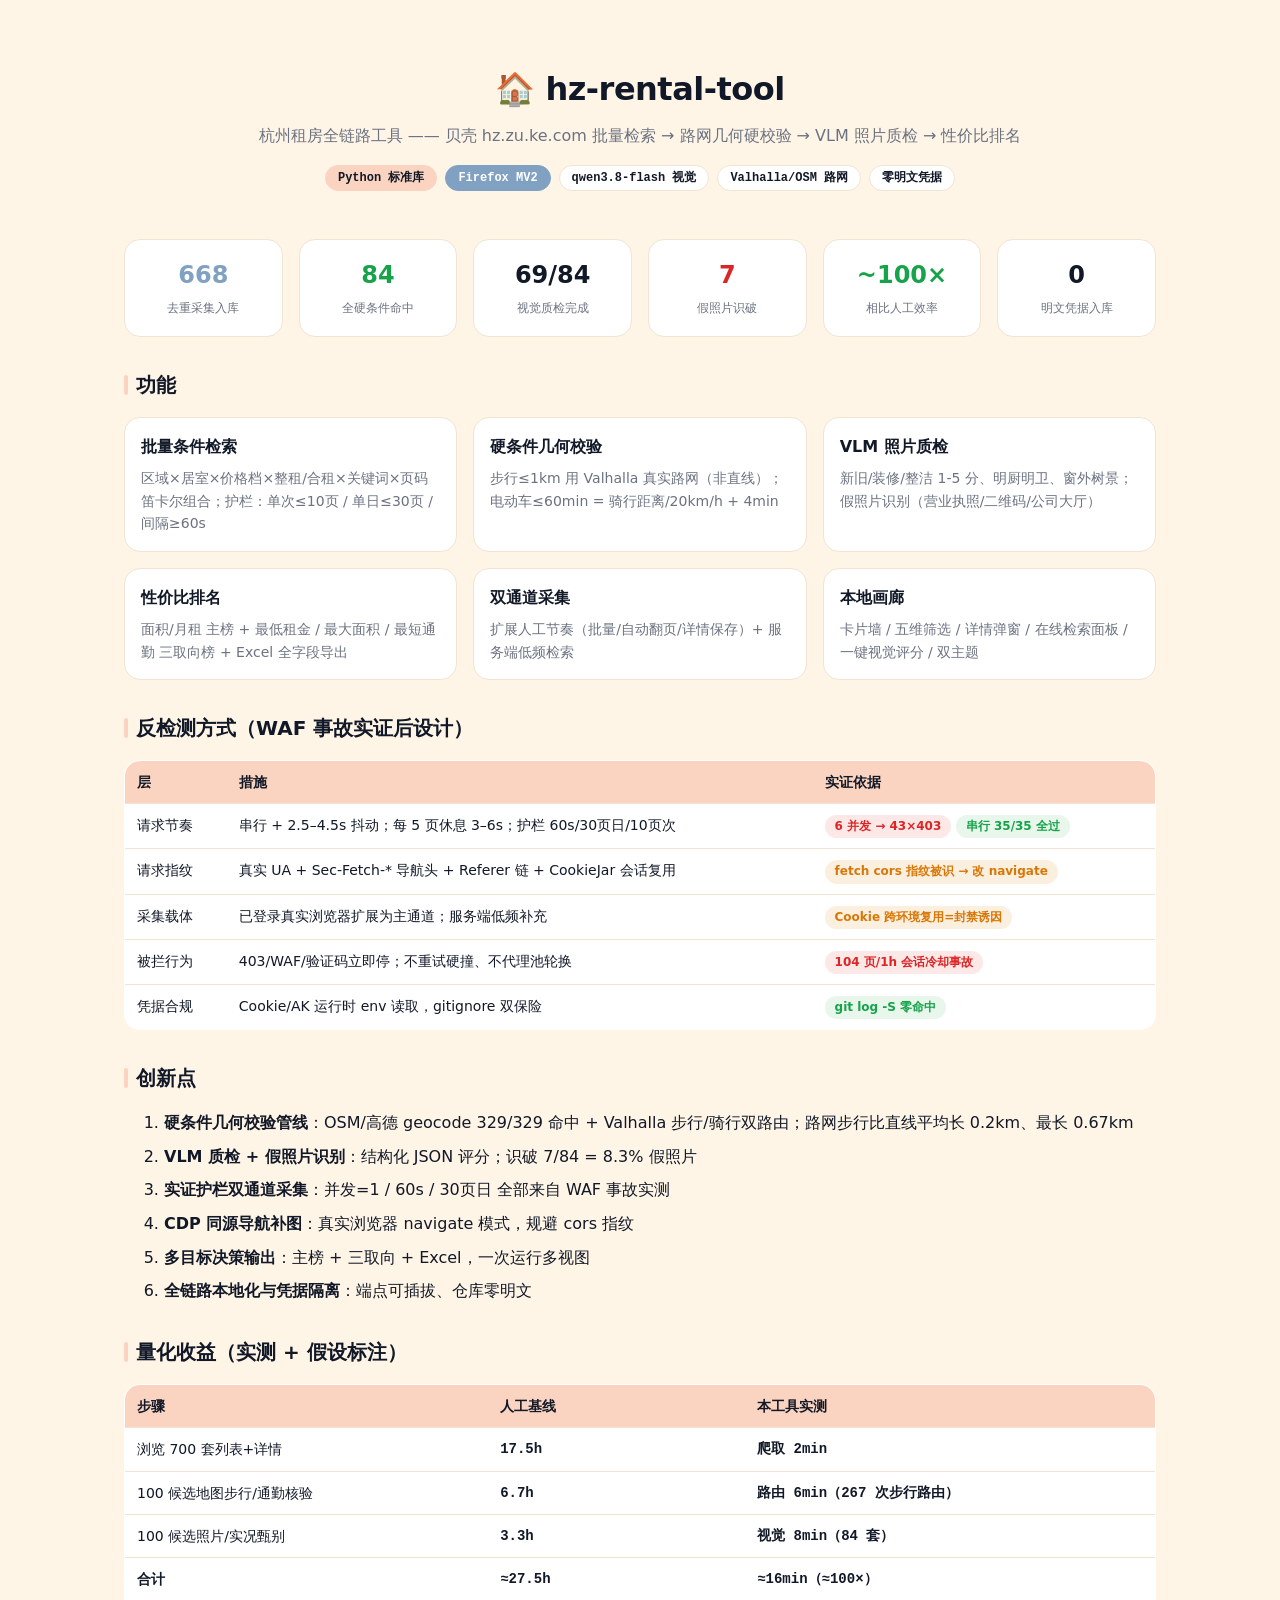
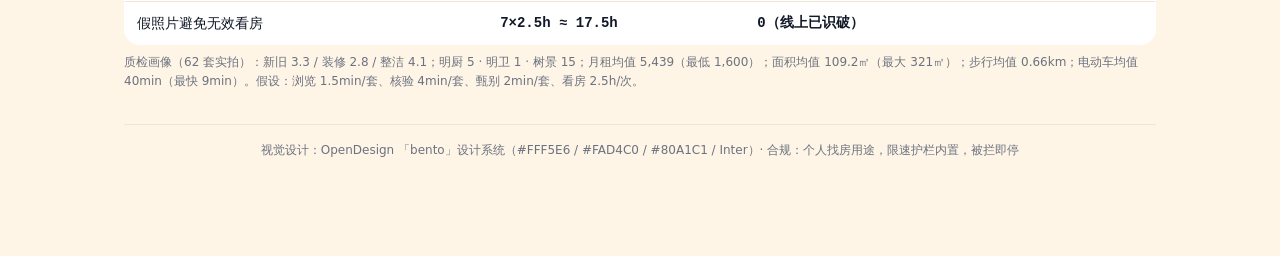
<file: 01_house_capture/docs/readme-preview.html>
<!doctype html>
<html lang="zh-CN">
<head>
<meta charset="utf-8" />
<meta name="viewport" content="width=device-width, initial-scale=1" />
<title>hz-rental-tool · README 预览（OpenDesign bento）</title>
<style>
  :root {
    --primary: #FAD4C0; --secondary: #80A1C1; --success: #16A34A;
    --warning: #D97706; --danger: #DC2626; --surface: #FFF5E6; --text: #111827;
    --card: #FFFFFF; --line: #F0E4D3; --muted: #6B7280;
    --sp1: 4px; --sp2: 8px; --sp3: 12px; --sp4: 16px; --sp5: 24px; --sp6: 32px;
    --ease: cubic-bezier(0.23, 1, 0.32, 1);
  }
  * { box-sizing: border-box; }
  body {
    margin: 0; background: var(--surface); color: var(--text);
    font: 16px/1.6 Inter, "PingFang SC", "Microsoft YaHei", system-ui, sans-serif;
  }
  .wrap { max-width: 1080px; margin: 0 auto; padding: var(--sp6) var(--sp5) 96px; }
  header { text-align: center; padding: var(--sp6) 0 var(--sp5); }
  header h1 { font-size: 32px; margin: 0 0 var(--sp2); letter-spacing: -0.5px; }
  header p { margin: 0; color: var(--muted); font-size: 16px; }
  .badges { margin-top: var(--sp4); display: flex; gap: var(--sp2); justify-content: center; flex-wrap: wrap; }
  .badge { font: 600 12px/1 "JetBrains Mono", monospace; padding: 6px 12px; border-radius: 999px;
    background: var(--card); border: 1px solid var(--line); color: var(--text); }
  .badge.acc { background: var(--primary); border-color: var(--primary); }
  .badge.sec { background: var(--secondary); border-color: var(--secondary); color: #fff; }
  .bento { display: grid; grid-template-columns: repeat(6, 1fr); gap: var(--sp4); margin: var(--sp5) 0; }
  .cell { background: var(--card); border: 1px solid var(--line); border-radius: 16px;
    padding: var(--sp4); text-align: center; transition: transform .2s var(--ease), box-shadow .2s var(--ease); }
  .cell:hover { transform: translateY(-3px); box-shadow: 0 12px 32px rgba(17,24,39,.08); }
  .cell b { display: block; font-size: 24px; font-weight: 800; }
  .cell span { font-size: 12px; color: var(--muted); }
  .cell.hot b { color: var(--danger); } .cell.good b { color: var(--success); } .cell.sec b { color: var(--secondary); }
  section { margin: var(--sp6) 0; }
  h2 { font-size: 20px; margin: 0 0 var(--sp4); display: flex; align-items: center; gap: var(--sp2); }
  h2::before { content: ""; width: 4px; height: 20px; border-radius: 2px; background: var(--primary); }
  .cards { display: grid; grid-template-columns: repeat(auto-fill, minmax(320px, 1fr)); gap: var(--sp4); }
  .card { background: var(--card); border: 1px solid var(--line); border-radius: 16px; padding: var(--sp4); }
  .card h3 { margin: 0 0 var(--sp2); font-size: 16px; }
  .card p { margin: 0; font-size: 14px; color: var(--muted); }
  table { width: 100%; border-collapse: collapse; background: var(--card); border: 1px solid var(--line);
    border-radius: 16px; overflow: hidden; font-size: 14px; }
  th, td { padding: 10px var(--sp3); text-align: left; border-bottom: 1px solid var(--line); vertical-align: top; }
  th { background: var(--primary); font-weight: 700; }
  tr:last-child td { border-bottom: 0; }
  td.num { font-family: "JetBrains Mono", monospace; font-weight: 700; }
  ol li, ul li { margin-bottom: var(--sp2); }
  .note { font-size: 12px; color: var(--muted); margin-top: var(--sp2); }
  .pill { display: inline-block; padding: 2px 10px; border-radius: 999px; font-size: 12px; font-weight: 600; }
  .pill.ok { background: #E8F6EC; color: var(--success); } .pill.bad { background: #FDE8E8; color: var(--danger); }
  .pill.warn { background: #FBF0E0; color: var(--warning); }
  footer { margin-top: var(--sp6); padding-top: var(--sp4); border-top: 1px solid var(--line);
    font-size: 12px; color: var(--muted); text-align: center; }
  @media (max-width: 720px) { .bento { grid-template-columns: repeat(2, 1fr); } }
</style>
</head>
<body>
<div class="wrap">
  <header>
    <h1>🏠 hz-rental-tool</h1>
    <p>杭州租房全链路工具 —— 贝壳 hz.zu.ke.com 批量检索 → 路网几何硬校验 → VLM 照片质检 → 性价比排名</p>
    <div class="badges">
      <span class="badge acc">Python 标准库</span><span class="badge sec">Firefox MV2</span>
      <span class="badge">qwen3.8-flash 视觉</span><span class="badge">Valhalla/OSM 路网</span>
      <span class="badge">零明文凭据</span>
    </div>
  </header>

  <div class="bento">
    <div class="cell sec"><b>668</b><span>去重采集入库</span></div>
    <div class="cell good"><b>84</b><span>全硬条件命中</span></div>
    <div class="cell"><b>69/84</b><span>视觉质检完成</span></div>
    <div class="cell hot"><b>7</b><span>假照片识破</span></div>
    <div class="cell good"><b>~100×</b><span>相比人工效率</span></div>
    <div class="cell"><b>0</b><span>明文凭据入库</span></div>
  </div>

  <section>
    <h2>功能</h2>
    <div class="cards">
      <div class="card"><h3>批量条件检索</h3><p>区域×居室×价格档×整租/合租×关键词×页码 笛卡尔组合；护栏：单次≤10页 / 单日≤30页 / 间隔≥60s</p></div>
      <div class="card"><h3>硬条件几何校验</h3><p>步行≤1km 用 Valhalla 真实路网（非直线）；电动车≤60min = 骑行距离/20km/h + 4min</p></div>
      <div class="card"><h3>VLM 照片质检</h3><p>新旧/装修/整洁 1-5 分、明厨明卫、窗外树景；假照片识别（营业执照/二维码/公司大厅）</p></div>
      <div class="card"><h3>性价比排名</h3><p>面积/月租 主榜 + 最低租金 / 最大面积 / 最短通勤 三取向榜 + Excel 全字段导出</p></div>
      <div class="card"><h3>双通道采集</h3><p>扩展人工节奏（批量/自动翻页/详情保存）+ 服务端低频检索</p></div>
      <div class="card"><h3>本地画廊</h3><p>卡片墙 / 五维筛选 / 详情弹窗 / 在线检索面板 / 一键视觉评分 / 双主题</p></div>
    </div>
  </section>

  <section>
    <h2>反检测方式（WAF 事故实证后设计）</h2>
    <table>
      <tr><th>层</th><th>措施</th><th>实证依据</th></tr>
      <tr><td>请求节奏</td><td>串行 + 2.5–4.5s 抖动；每 5 页休息 3–6s；护栏 60s/30页日/10页次</td><td><span class="pill bad">6 并发 → 43×403</span> <span class="pill ok">串行 35/35 全过</span></td></tr>
      <tr><td>请求指纹</td><td>真实 UA + Sec-Fetch-* 导航头 + Referer 链 + CookieJar 会话复用</td><td><span class="pill warn">fetch cors 指纹被识 → 改 navigate</span></td></tr>
      <tr><td>采集载体</td><td>已登录真实浏览器扩展为主通道；服务端低频补充</td><td><span class="pill warn">Cookie 跨环境复用=封禁诱因</span></td></tr>
      <tr><td>被拦行为</td><td>403/WAF/验证码立即停；不重试硬撞、不代理池轮换</td><td><span class="pill bad">104 页/1h 会话冷却事故</span></td></tr>
      <tr><td>凭据合规</td><td>Cookie/AK 运行时 env 读取，gitignore 双保险</td><td><span class="pill ok">git log -S 零命中</span></td></tr>
    </table>
  </section>

  <section>
    <h2>创新点</h2>
    <ol>
      <li><b>硬条件几何校验管线</b>：OSM/高德 geocode 329/329 命中 + Valhalla 步行/骑行双路由；路网步行比直线平均长 0.2km、最长 0.67km</li>
      <li><b>VLM 质检 + 假照片识别</b>：结构化 JSON 评分；识破 7/84 = 8.3% 假照片</li>
      <li><b>实证护栏双通道采集</b>：并发=1 / 60s / 30页日 全部来自 WAF 事故实测</li>
      <li><b>CDP 同源导航补图</b>：真实浏览器 navigate 模式，规避 cors 指纹</li>
      <li><b>多目标决策输出</b>：主榜 + 三取向 + Excel，一次运行多视图</li>
      <li><b>全链路本地化与凭据隔离</b>：端点可插拔、仓库零明文</li>
    </ol>
  </section>

  <section>
    <h2>量化收益（实测 + 假设标注）</h2>
    <table>
      <tr><th>步骤</th><th>人工基线</th><th>本工具实测</th></tr>
      <tr><td>浏览 700 套列表+详情</td><td class="num">17.5h</td><td class="num">爬取 2min</td></tr>
      <tr><td>100 候选地图步行/通勤核验</td><td class="num">6.7h</td><td class="num">路由 6min（267 次步行路由）</td></tr>
      <tr><td>100 候选照片/实况甄别</td><td class="num">3.3h</td><td class="num">视觉 8min（84 套）</td></tr>
      <tr><td><b>合计</b></td><td class="num"><b>≈27.5h</b></td><td class="num"><b>≈16min（≈100×）</b></td></tr>
      <tr><td>假照片避免无效看房</td><td class="num">7×2.5h ≈ 17.5h</td><td class="num">0（线上已识破）</td></tr>
    </table>
    <p class="note">质检画像（62 套实拍）：新旧 3.3 / 装修 2.8 / 整洁 4.1；明厨 5 · 明卫 1 · 树景 15；月租均值 5,439（最低 1,600）；面积均值 109.2㎡（最大 321㎡）；步行均值 0.66km；电动车均值 40min（最快 9min）。假设：浏览 1.5min/套、核验 4min/套、甄别 2min/套、看房 2.5h/次。</p>
  </section>

  <footer>视觉设计：OpenDesign 「bento」设计系统（#FFF5E6 / #FAD4C0 / #80A1C1 / Inter）· 合规：个人找房用途，限速护栏内置，被拦即停</footer>
</div>
</body>
</html>
</file>
